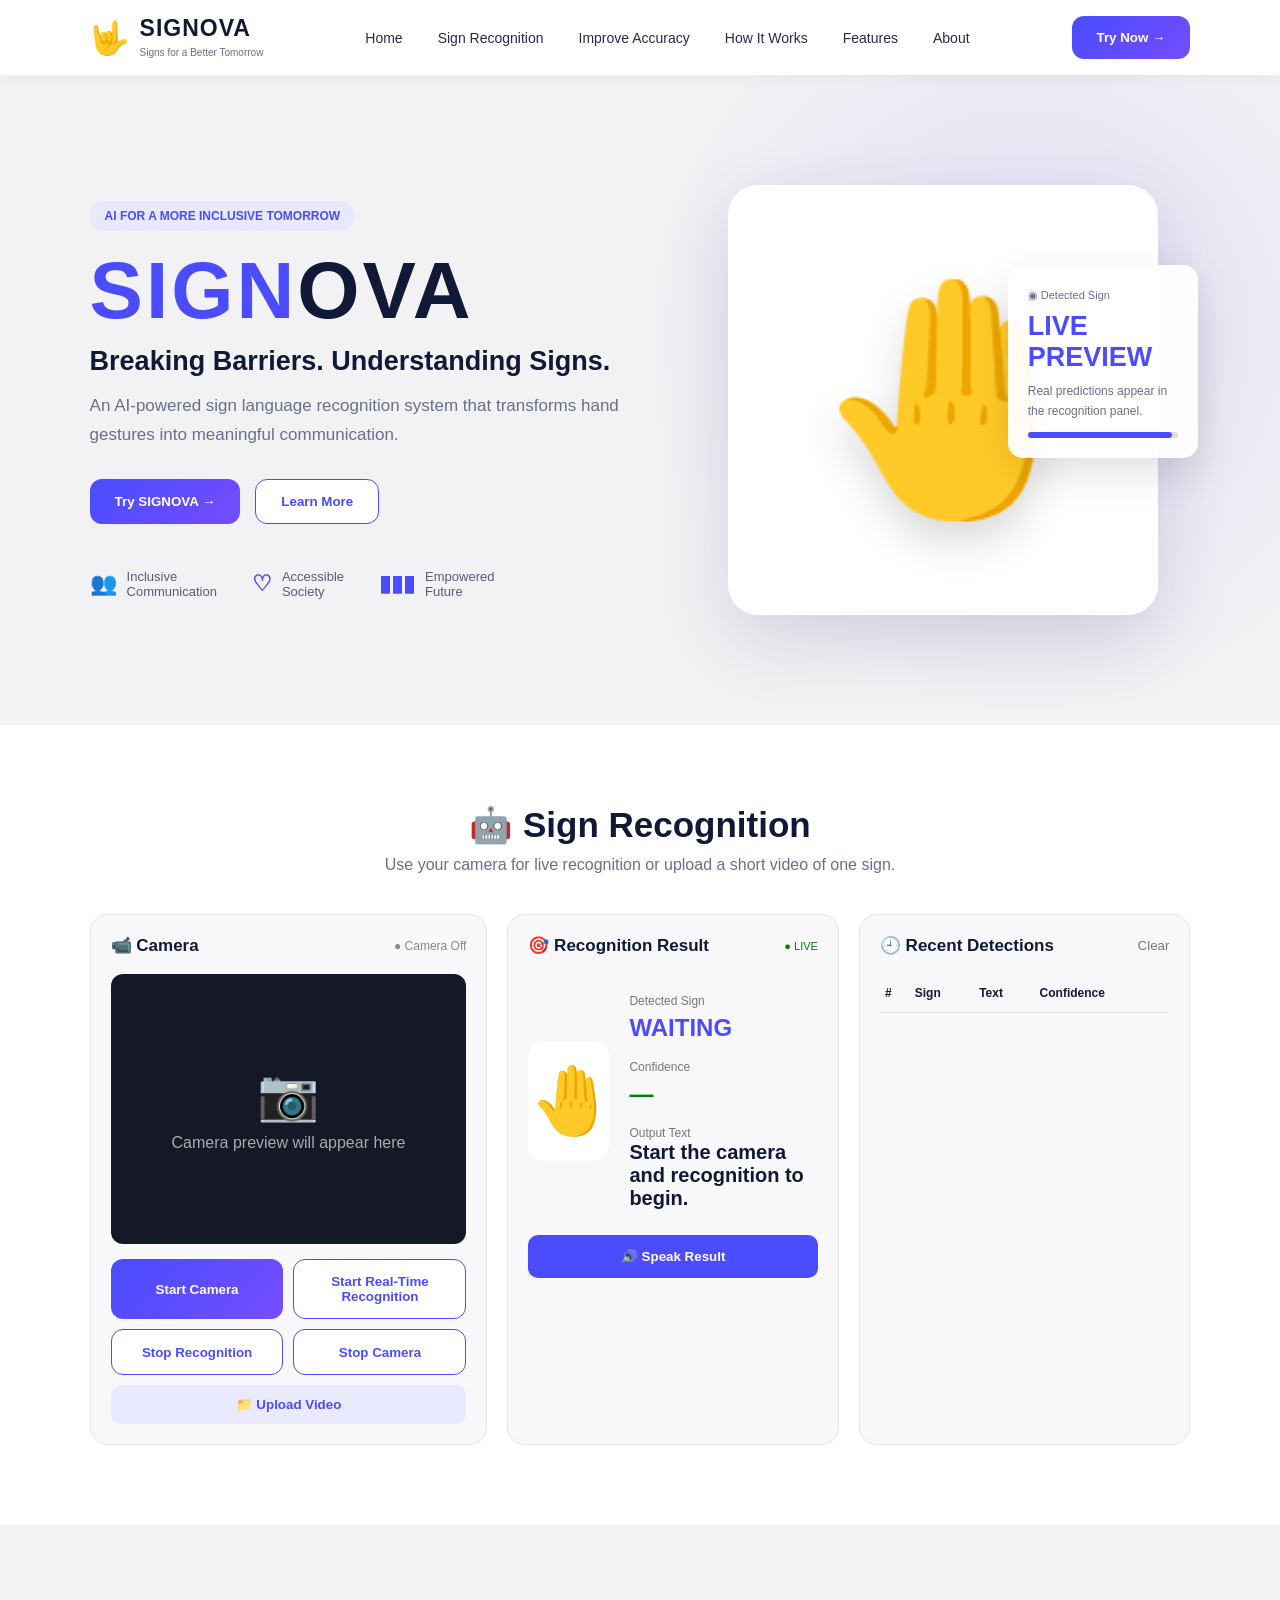
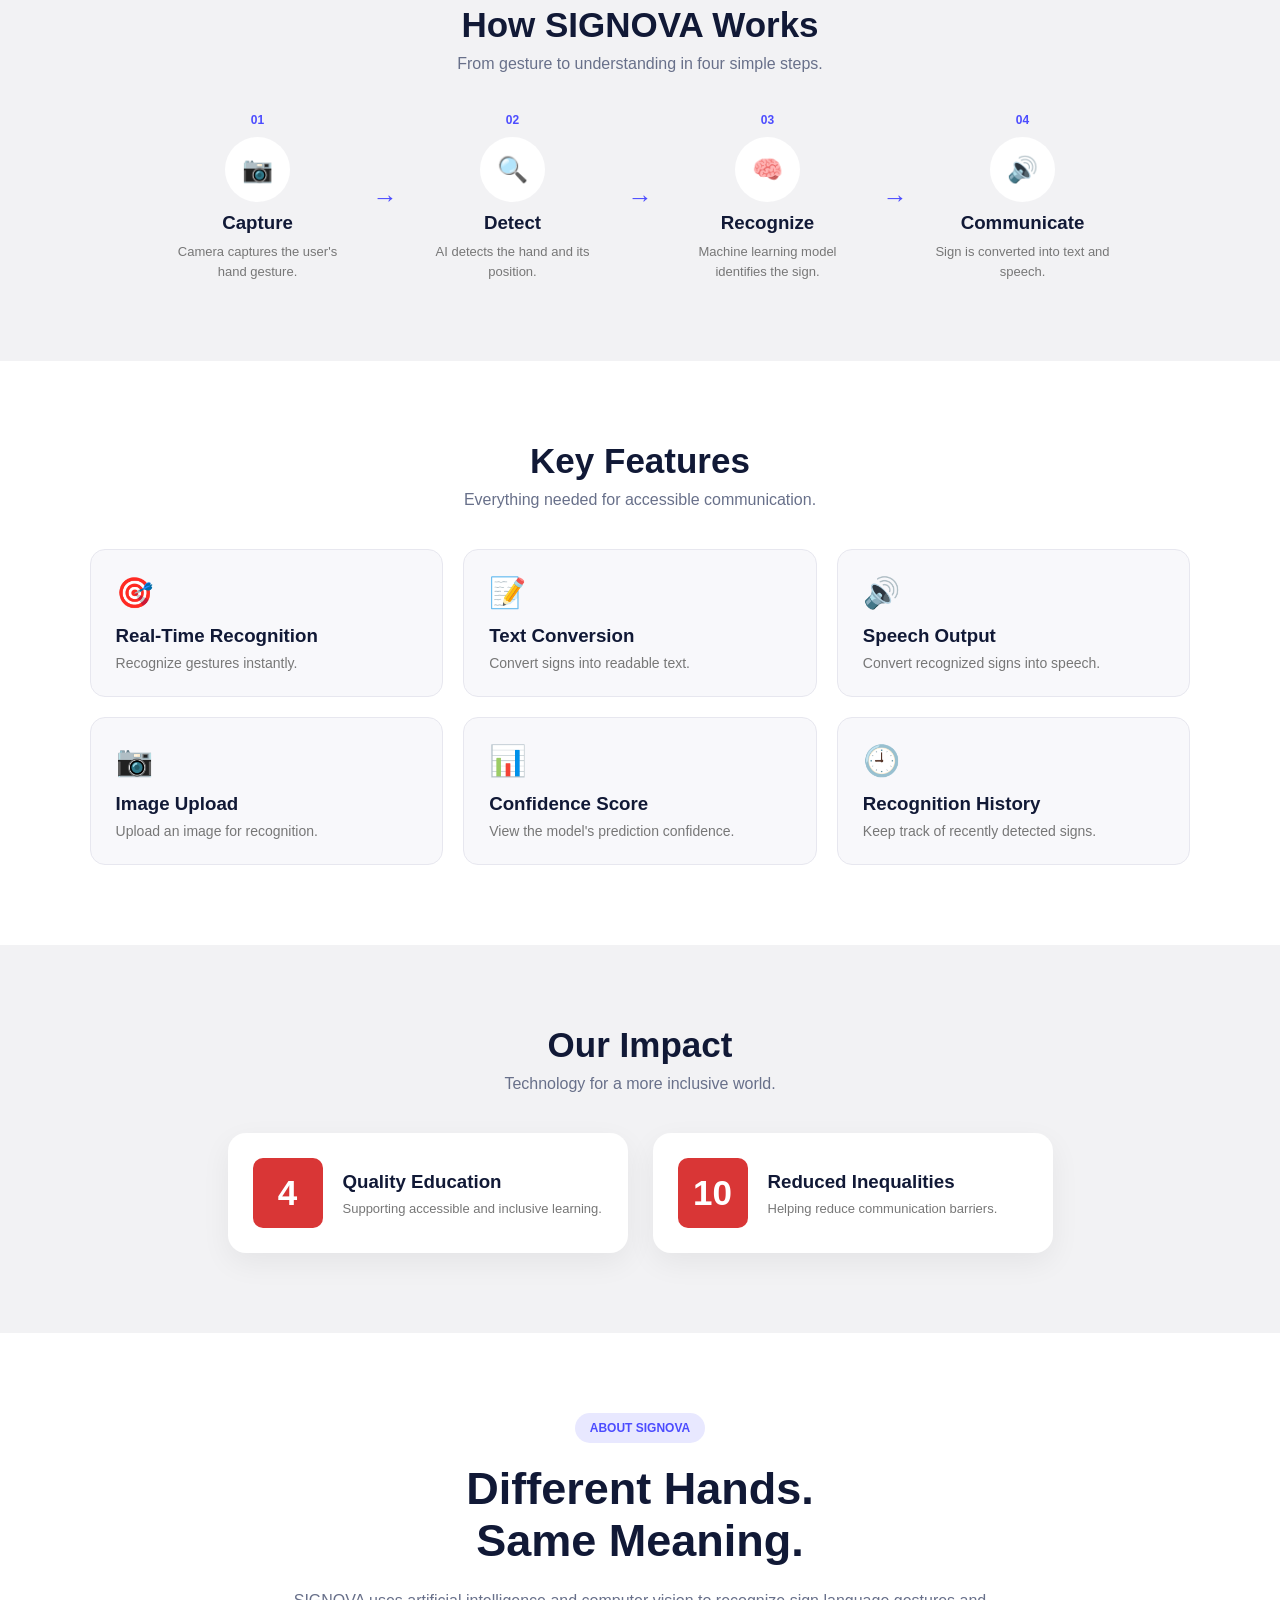
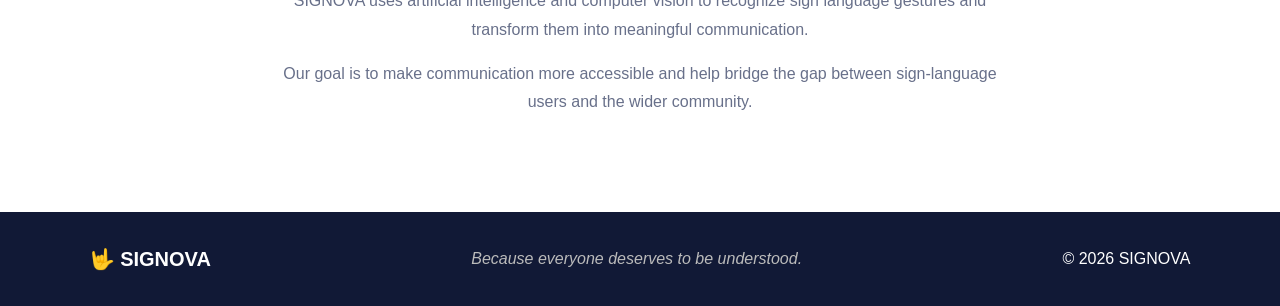
<file: frontend/index.html>
<!DOCTYPE html>
<html lang="en">
<head>
    <meta charset="UTF-8">
    <meta name="viewport" content="width=device-width, initial-scale=1.0">

    <title>SIGNOVA | Sign Language Recognition</title>

    <link rel="stylesheet" href="style.css">
</head>

<body>

<!-- ================= NAVBAR ================= -->

<nav class="navbar">

    <div class="logo">
        <div class="logo-icon">🤟</div>

        <div>
            <h2>SIGNOVA</h2>
            <span>Signs for a Better Tomorrow</span>
        </div>
    </div>

    <div class="nav-links">
        <a href="#home">Home</a>
        <a href="#recognition">Sign Recognition</a>
        <a href="/trainer">Improve Accuracy</a>
        <a href="#how">How It Works</a>
        <a href="#features">Features</a>
        <a href="#about">About</a>
    </div>

    <button class="nav-btn" onclick="scrollToRecognition()">
        Try Now →
    </button>

</nav>


<!-- ================= HERO ================= -->

<section class="hero" id="home">

    <div class="hero-content">

        <span class="badge">
            AI FOR A MORE INCLUSIVE TOMORROW
        </span>

        <h1>
            <span>SIGN</span>OVA
        </h1>

        <h2>
            Breaking Barriers. Understanding Signs.
        </h2>

        <p>
            An AI-powered sign language recognition system
            that transforms hand gestures into meaningful
            communication.
        </p>

        <div class="hero-buttons">

            <button class="primary-btn"
                    onclick="scrollToRecognition()">
                Try SIGNOVA →
            </button>

            <button class="secondary-btn"
                    onclick="document.getElementById('how').scrollIntoView()">
                Learn More
            </button>

        </div>

        <div class="hero-points">

            <div>
                <strong>👥</strong>
                <span>Inclusive<br>Communication</span>
            </div>

            <div>
                <strong>♡</strong>
                <span>Accessible<br>Society</span>
            </div>

            <div>
                <strong>▮▮▮</strong>
                <span>Empowered<br>Future</span>
            </div>

        </div>

    </div>


    <div class="hero-image">

        <div class="scan-box">

            <div class="scan-corners"></div>

            <div class="hand">
                🤚
            </div>

            <div class="result-card">

                <span>◉ Detected Sign</span>

                <h3>LIVE PREVIEW</h3>

                <p>Real predictions appear in the recognition panel.</p>

                <div class="confidence">
                    <div></div>
                </div>

            </div>

        </div>

    </div>

</section>



<!-- ================= RECOGNITION ================= -->

<section class="recognition" id="recognition">

    <div class="section-heading">

        <h2>🤖 Sign Recognition</h2>

        <p>
            Use your camera for live recognition or upload a short video of one sign.
        </p>

    </div>


    <div class="recognition-grid">


        <!-- CAMERA -->

        <div class="camera-card">

            <div class="card-header">

                <h3>📹 Camera</h3>

                <span id="cameraStatus">
                    ● Camera Off
                </span>

            </div>


            <div class="camera-container">

                <video id="video"
                       autoplay
                       playsinline
                       muted>
                </video>

                <div id="cameraPlaceholder">

                    <div class="camera-icon">
                        📷
                    </div>

                    <p>
                        Camera preview will appear here
                    </p>

                </div>

            </div>


            <div class="camera-buttons">
                <button class="primary-btn" onclick="startCamera()">Start Camera</button>
                <button class="secondary-btn" onclick="startRealtimeRecognition()">Start Real-Time Recognition</button>
                <button class="secondary-btn" onclick="stopRealtimeRecognition()">Stop Recognition</button>
                <button class="secondary-btn" onclick="stopCamera()">Stop Camera</button>
            </div>

            <input type="file" id="videoUpload" accept="video/mp4,video/quicktime,video/x-msvideo,video/*" hidden>
            <button class="upload-btn" onclick="document.getElementById('videoUpload').click()">
                📁 Upload Video
            </button>

        </div>



        <!-- RESULT -->

        <div class="result-panel">

            <div class="card-header">

                <h3>🎯 Recognition Result</h3>

                <span class="live">● LIVE</span>

            </div>


            <div class="result-content">

                <div class="detected-icon">
                    🤚
                </div>

                <div class="result-info">

                    <span>Detected Sign</span>

                    <h1 id="detectedSign">
                        WAITING
                    </h1>

                    <span>Confidence</span>

                    <h2 id="confidence">
                        —
                    </h2>

                    <span>Output Text</span>

                    <p id="outputText">
                        Start the camera and recognition to begin.
                    </p>

                </div>

            </div>


            <button class="speak-btn"
                    onclick="speakResult()">

                🔊 Speak Result

            </button>

        </div>



        <!-- HISTORY -->

        <div class="history-panel">

            <div class="card-header">

                <h3>🕘 Recent Detections</h3>

                <button onclick="clearHistory()">
                    Clear
                </button>

            </div>


            <table>

                <thead>

                    <tr>
                        <th>#</th>
                        <th>Sign</th>
                        <th>Text</th>
                        <th>Confidence</th>
                    </tr>

                </thead>


                <tbody id="history"></tbody>

            </table>

        </div>

    </div>

</section>



<!-- ================= HOW IT WORKS ================= -->

<section class="how" id="how">

    <div class="section-heading">

        <h2>How SIGNOVA Works</h2>

        <p>
            From gesture to understanding in four simple steps.
        </p>

    </div>


    <div class="steps">

        <div class="step">

            <div class="step-number">01</div>

            <div class="step-icon">📷</div>

            <h3>Capture</h3>

            <p>
                Camera captures the user's hand gesture.
            </p>

        </div>


        <div class="arrow">→</div>


        <div class="step">

            <div class="step-number">02</div>

            <div class="step-icon">🔍</div>

            <h3>Detect</h3>

            <p>
                AI detects the hand and its position.
            </p>

        </div>


        <div class="arrow">→</div>


        <div class="step">

            <div class="step-number">03</div>

            <div class="step-icon">🧠</div>

            <h3>Recognize</h3>

            <p>
                Machine learning model identifies the sign.
            </p>

        </div>


        <div class="arrow">→</div>


        <div class="step">

            <div class="step-number">04</div>

            <div class="step-icon">🔊</div>

            <h3>Communicate</h3>

            <p>
                Sign is converted into text and speech.
            </p>

        </div>

    </div>

</section>



<!-- ================= FEATURES ================= -->

<section class="features" id="features">

    <div class="section-heading">

        <h2>Key Features</h2>

        <p>
            Everything needed for accessible communication.
        </p>

    </div>


    <div class="feature-grid">

        <div class="feature-card">
            <span>🎯</span>
            <h3>Real-Time Recognition</h3>
            <p>Recognize gestures instantly.</p>
        </div>

        <div class="feature-card">
            <span>📝</span>
            <h3>Text Conversion</h3>
            <p>Convert signs into readable text.</p>
        </div>

        <div class="feature-card">
            <span>🔊</span>
            <h3>Speech Output</h3>
            <p>Convert recognized signs into speech.</p>
        </div>

        <div class="feature-card">
            <span>📷</span>
            <h3>Image Upload</h3>
            <p>Upload an image for recognition.</p>
        </div>

        <div class="feature-card">
            <span>📊</span>
            <h3>Confidence Score</h3>
            <p>View the model's prediction confidence.</p>
        </div>

        <div class="feature-card">
            <span>🕘</span>
            <h3>Recognition History</h3>
            <p>Keep track of recently detected signs.</p>
        </div>

    </div>

</section>



<!-- ================= SDG ================= -->

<section class="impact">

    <div class="section-heading">

        <h2>Our Impact</h2>

        <p>
            Technology for a more inclusive world.
        </p>

    </div>


    <div class="impact-grid">

        <div class="sdg-card">

            <div class="sdg-number">
                4
            </div>

            <div>
                <h3>Quality Education</h3>

                <p>
                    Supporting accessible and inclusive learning.
                </p>
            </div>

        </div>


        <div class="sdg-card">

            <div class="sdg-number">
                10
            </div>

            <div>
                <h3>Reduced Inequalities</h3>

                <p>
                    Helping reduce communication barriers.
                </p>
            </div>

        </div>

    </div>

</section>



<!-- ================= ABOUT ================= -->

<section class="about" id="about">

    <div>

        <span class="badge">
            ABOUT SIGNOVA
        </span>

        <h2>
            Different Hands.<br>
            Same Meaning.
        </h2>

        <p>
            SIGNOVA uses artificial intelligence and computer
            vision to recognize sign language gestures and
            transform them into meaningful communication.
        </p>

        <p>
            Our goal is to make communication more accessible
            and help bridge the gap between sign-language users
            and the wider community.
        </p>

    </div>

</section>



<!-- ================= FOOTER ================= -->

<footer>

    <div class="footer-logo">
        🤟 <strong>SIGNOVA</strong>
    </div>

    <p>
        Because everyone deserves to be understood.
    </p>

    <div>
        © 2026 SIGNOVA
    </div>

</footer>


<script src="script.js"></script>

</body>
</html>
</file>
<file: frontend/style.css>
* {
    margin: 0;
    padding: 0;
    box-sizing: border-box;
}

html {
    scroll-behavior: smooth;
}

body {
    font-family: Arial, Helvetica, sans-serif;
    background: #f2f2f4;
    color: #111936;
}


/* ================= NAVBAR ================= */

.navbar {
    height: 75px;
    background: white;

    display: flex;
    align-items: center;
    justify-content: space-between;

    padding: 0 7%;

    position: sticky;
    top: 0;

    z-index: 1000;

    box-shadow: 0 2px 15px rgba(0,0,0,0.05);
}

.logo {
    display: flex;
    align-items: center;
    gap: 10px;
}

.logo-icon {
    font-size: 32px;
}

.logo h2 {
    font-size: 23px;
    letter-spacing: 1px;
}

.logo span {
    font-size: 10px;
    color: #68708a;
}

.nav-links {
    display: flex;
    gap: 35px;
}

.nav-links a {
    text-decoration: none;
    color: #252c4b;
    font-size: 14px;
}

.nav-links a:hover {
    color: #4c4cff;
}

.nav-btn,
.primary-btn {
    border: none;
    background: linear-gradient(135deg, #494cff, #764cff);
    color: white;

    padding: 14px 25px;

    border-radius: 12px;

    cursor: pointer;

    font-weight: bold;

    transition: 0.3s;
}

.nav-btn:hover,
.primary-btn:hover {
    transform: translateY(-2px);
    box-shadow: 0 10px 25px rgba(76,76,255,0.25);
}


/* ================= HERO ================= */

.hero {
    min-height: 650px;

    display: flex;
    align-items: center;
    justify-content: space-between;

    padding: 70px 7%;

    background:
        radial-gradient(
            circle at 80% 40%,
            rgba(100,100,255,0.15),
            transparent 35%
        );
}

.hero-content {
    width: 50%;
}

.badge {
    display: inline-block;

    padding: 8px 15px;

    background: #e8e8ff;

    color: #4c4cff;

    border-radius: 30px;

    font-size: 12px;

    font-weight: bold;

    margin-bottom: 20px;
}

.hero h1 {
    font-size: 80px;

    line-height: 1;

    letter-spacing: 3px;
}

.hero h1 span {
    color: #4c4cff;
}

.hero h2 {
    font-size: 27px;

    margin: 15px 0;
}

.hero p {
    max-width: 550px;

    color: #68708a;

    line-height: 1.7;

    font-size: 17px;
}

.hero-buttons {
    display: flex;

    gap: 15px;

    margin-top: 30px;
}

.secondary-btn {
    background: white;

    color: #4c4cff;

    border: 1px solid #4c4cff;

    padding: 14px 25px;

    border-radius: 12px;

    cursor: pointer;

    font-weight: bold;
}

.hero-points {
    display: flex;

    gap: 35px;

    margin-top: 45px;
}

.hero-points div {
    display: flex;

    gap: 10px;

    align-items: center;

    color: #555d77;

    font-size: 13px;
}

.hero-points strong {
    color: #4c4cff;

    font-size: 22px;
}


/* ================= HERO IMAGE ================= */

.hero-image {
    width: 45%;

    display: flex;

    justify-content: center;
}

.scan-box {
    width: 430px;
    height: 430px;

    background: white;

    border-radius: 30px;

    box-shadow:
        0 25px 70px rgba(35,40,100,0.15);

    position: relative;

    display: flex;

    align-items: center;

    justify-content: center;
}

.hand {
    font-size: 220px;

    filter: drop-shadow(
        0 20px 20px rgba(0,0,0,0.15)
    );
}

.result-card {
    position: absolute;

    right: -40px;
    top: 80px;

    background: rgba(255,255,255,0.95);

    padding: 20px;

    width: 190px;

    border-radius: 15px;

    box-shadow: 0 15px 40px rgba(0,0,0,0.12);
}

.result-card span {
    font-size: 11px;

    color: #68708a;
}

.result-card h3 {
    font-size: 27px;

    color: #4c4cff;

    margin: 8px 0;
}

.result-card p {
    font-size: 12px;
}

.result-card b {
    color: green;
}

.confidence {
    height: 6px;

    background: #ddd;

    margin-top: 10px;

    border-radius: 10px;
}

.confidence div {
    width: 96%;

    height: 100%;

    background: #4c4cff;

    border-radius: 10px;
}


/* ================= SECTIONS ================= */

section {
    padding: 80px 7%;
}

.section-heading {
    text-align: center;

    margin-bottom: 40px;
}

.section-heading h2 {
    font-size: 35px;

    margin-bottom: 10px;
}

.section-heading p {
    color: #68708a;
}


/* ================= RECOGNITION ================= */

.recognition {
    background: white;
}

.recognition-grid {
    display: grid;

    grid-template-columns:
        1.2fr
        1fr
        1fr;

    gap: 20px;
}

.camera-card,
.result-panel,
.history-panel {
    background: #f8f8fb;

    border: 1px solid #e4e4ee;

    border-radius: 18px;

    padding: 20px;
}

.card-header {
    display: flex;

    justify-content: space-between;

    align-items: center;

    margin-bottom: 18px;
}

.card-header h3 {
    font-size: 17px;
}

.card-header button {
    border: none;

    background: transparent;

    color: #777;

    cursor: pointer;
}

#cameraStatus {
    color: #888;

    font-size: 12px;
}

.live {
    color: green;

    font-size: 11px;
}

.camera-container {
    height: 270px;

    background: #151827;

    border-radius: 12px;

    overflow: hidden;

    position: relative;

    display: flex;

    justify-content: center;

    align-items: center;
}

#video {
    width: 100%;

    height: 100%;

    object-fit: cover;

    display: none;
}

#cameraPlaceholder {
    text-align: center;

    color: #aaa;
}

.camera-icon {
    font-size: 50px;

    margin-bottom: 10px;
}

.camera-buttons {
    display: grid;
    grid-template-columns: repeat(2, minmax(0, 1fr));
    gap: 10px;
    margin-top: 15px;
}

.camera-buttons button {
    width: 100%;
    min-height: 46px;
}

@media (max-width: 540px) {
    .camera-buttons {
        grid-template-columns: 1fr;
    }
}

.upload-btn {
    width: 100%;

    padding: 12px;

    border: none;

    background: #e9e9ff;

    color: #4c4cff;

    border-radius: 10px;

    margin-top: 10px;

    cursor: pointer;

    font-weight: bold;
}


/* ================= RESULT ================= */

.result-content {
    display: flex;

    gap: 20px;

    align-items: center;

    margin-top: 35px;
}

.detected-icon {
    width: 120px;
    height: 120px;

    border-radius: 15px;

    background: white;

    display: flex;

    align-items: center;

    justify-content: center;

    font-size: 65px;
}

.result-info span {
    font-size: 12px;

    color: #777;
}

.result-info h1 {
    color: #4c4cff;

    margin: 5px 0 15px;
}

.result-info h2 {
    color: green;

    margin: 5px 0 15px;
}

.result-info p {
    font-size: 20px;

    font-weight: bold;
}

.speak-btn {
    width: 100%;

    border: none;

    background: #4c4cff;

    color: white;

    padding: 14px;

    border-radius: 10px;

    margin-top: 25px;

    cursor: pointer;

    font-weight: bold;
}


/* ================= TABLE ================= */

table {
    width: 100%;

    border-collapse: collapse;

    font-size: 12px;
}

th,
td {
    padding: 12px 5px;

    text-align: left;

    border-bottom: 1px solid #ddd;
}

td:last-child {
    color: green;
}


/* ================= HOW ================= */

.how {
    background: #f2f2f4;
}

.steps {
    display: flex;

    align-items: center;

    justify-content: center;

    gap: 20px;
}

.step {
    text-align: center;

    width: 190px;
}

.step-number {
    color: #4c4cff;

    font-weight: bold;

    font-size: 12px;
}

.step-icon {
    width: 65px;
    height: 65px;

    background: white;

    border-radius: 50%;

    display: flex;

    align-items: center;

    justify-content: center;

    margin: 10px auto;

    font-size: 25px;
}

.step h3 {
    margin-bottom: 8px;
}

.step p {
    color: #777;

    font-size: 13px;

    line-height: 1.5;
}

.arrow {
    color: #4c4cff;

    font-size: 25px;
}


/* ================= FEATURES ================= */

.features {
    background: white;
}

.feature-grid {
    display: grid;

    grid-template-columns:
        repeat(3, 1fr);

    gap: 20px;
}

.feature-card {
    background: #f8f8fb;

    padding: 25px;

    border-radius: 15px;

    border: 1px solid #e7e7ef;

    transition: 0.3s;
}

.feature-card:hover {
    transform: translateY(-5px);

    box-shadow: 0 15px 35px rgba(0,0,0,0.08);
}

.feature-card span {
    font-size: 30px;
}

.feature-card h3 {
    margin: 15px 0 8px;
}

.feature-card p {
    color: #777;

    font-size: 14px;
}


/* ================= IMPACT ================= */

.impact {
    background: #f2f2f4;
}

.impact-grid {
    display: flex;

    justify-content: center;

    gap: 25px;
}

.sdg-card {
    background: white;

    width: 400px;

    padding: 25px;

    border-radius: 18px;

    display: flex;

    align-items: center;

    gap: 20px;

    box-shadow: 0 10px 30px rgba(0,0,0,0.06);
}

.sdg-number {
    width: 70px;
    height: 70px;

    background: #d93636;

    color: white;

    display: flex;

    align-items: center;

    justify-content: center;

    font-size: 35px;

    font-weight: bold;

    border-radius: 10px;
}

.sdg-card p {
    color: #777;

    margin-top: 8px;

    font-size: 13px;
}


/* ================= ABOUT ================= */

.about {
    background: white;

    text-align: center;
}

.about > div {
    max-width: 750px;

    margin: auto;
}

.about h2 {
    font-size: 45px;

    margin-bottom: 20px;
}

.about p {
    color: #68708a;

    line-height: 1.8;

    margin: 15px;
}


/* ================= FOOTER ================= */

footer {
    background: #111936;

    color: white;

    padding: 35px 7%;

    display: flex;

    align-items: center;

    justify-content: space-between;
}

.footer-logo {
    font-size: 20px;
}

footer p {
    color: #bbb;

    font-style: italic;
}


/* ================= RESPONSIVE ================= */

@media(max-width: 1000px) {

    .nav-links {
        display: none;
    }

    .hero {
        flex-direction: column;

        text-align: center;
    }

    .hero-content {
        width: 100%;
    }

    .hero p {
        margin: auto;
    }

    .hero-buttons,
    .hero-points {
        justify-content: center;
    }

    .hero-image {
        width: 100%;

        margin-top: 50px;
    }

    .recognition-grid {
        grid-template-columns: 1fr;
    }

    .steps {
        flex-direction: column;
    }

    .arrow {
        transform: rotate(90deg);
    }

    .feature-grid {
        grid-template-columns: 1fr 1fr;
    }

}


@media(max-width: 600px) {

    .hero h1 {
        font-size: 55px;
    }

    .hero h2 {
        font-size: 20px;
    }

    .scan-box {
        width: 300px;
        height: 300px;
    }

    .hand {
        font-size: 150px;
    }

    .result-card {
        right: -10px;
    }

    .feature-grid {
        grid-template-columns: 1fr;
    }

    .impact-grid {
        flex-direction: column;
    }

    .sdg-card {
        width: 100%;
    }

    footer {
        flex-direction: column;

        gap: 15px;

        text-align: center;
    }

}
</file>
